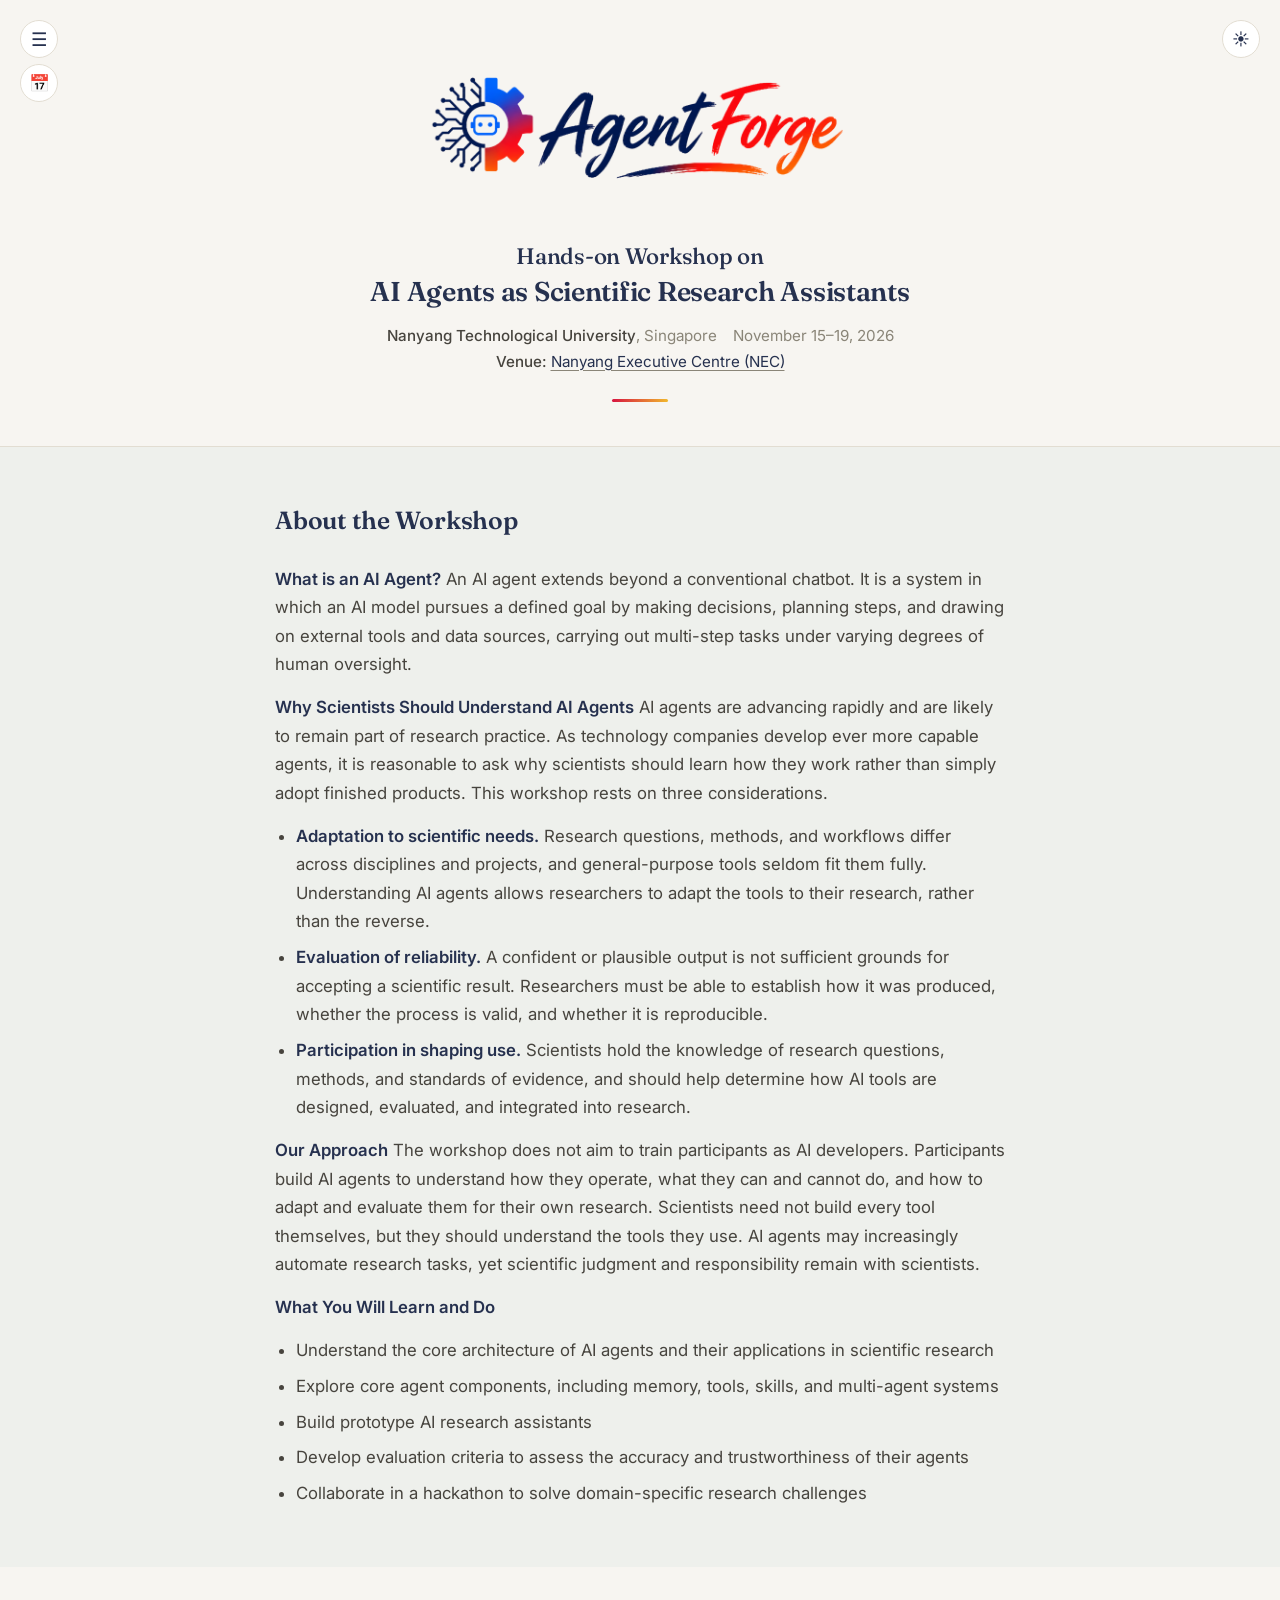
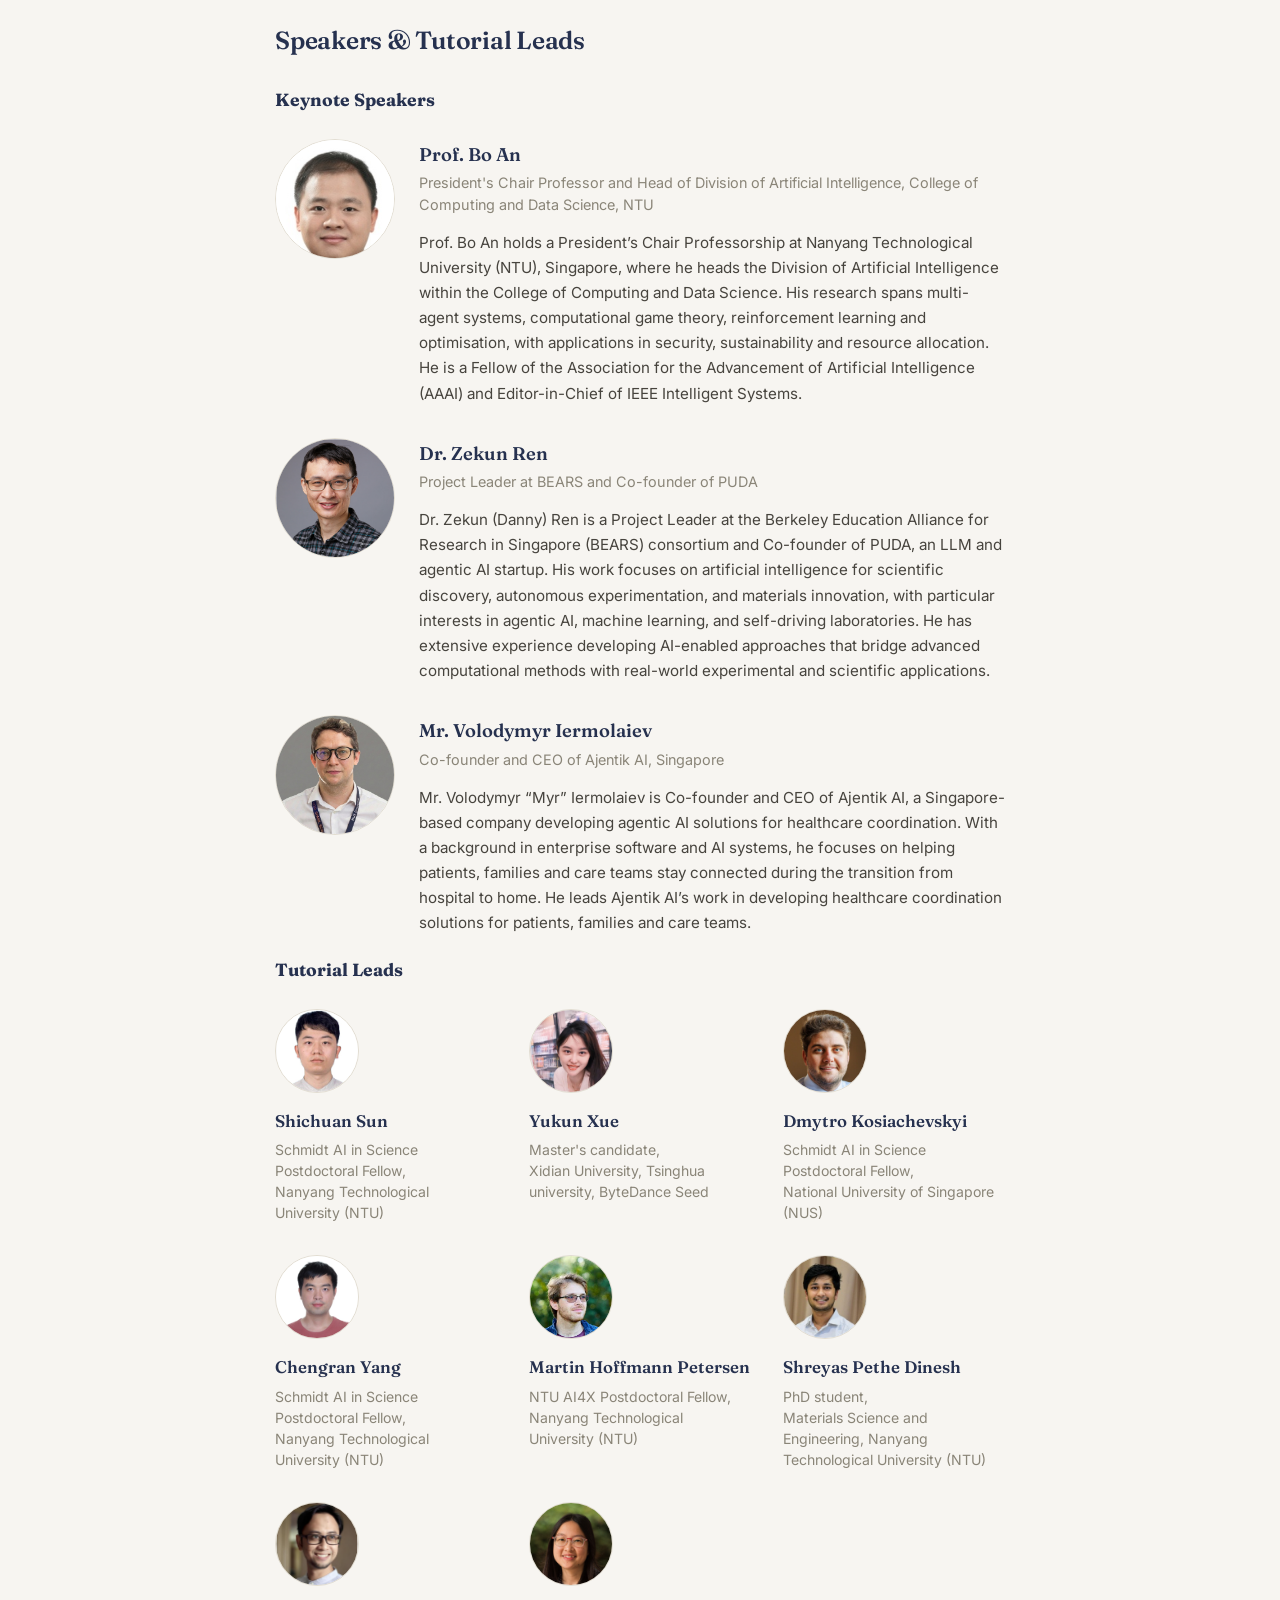
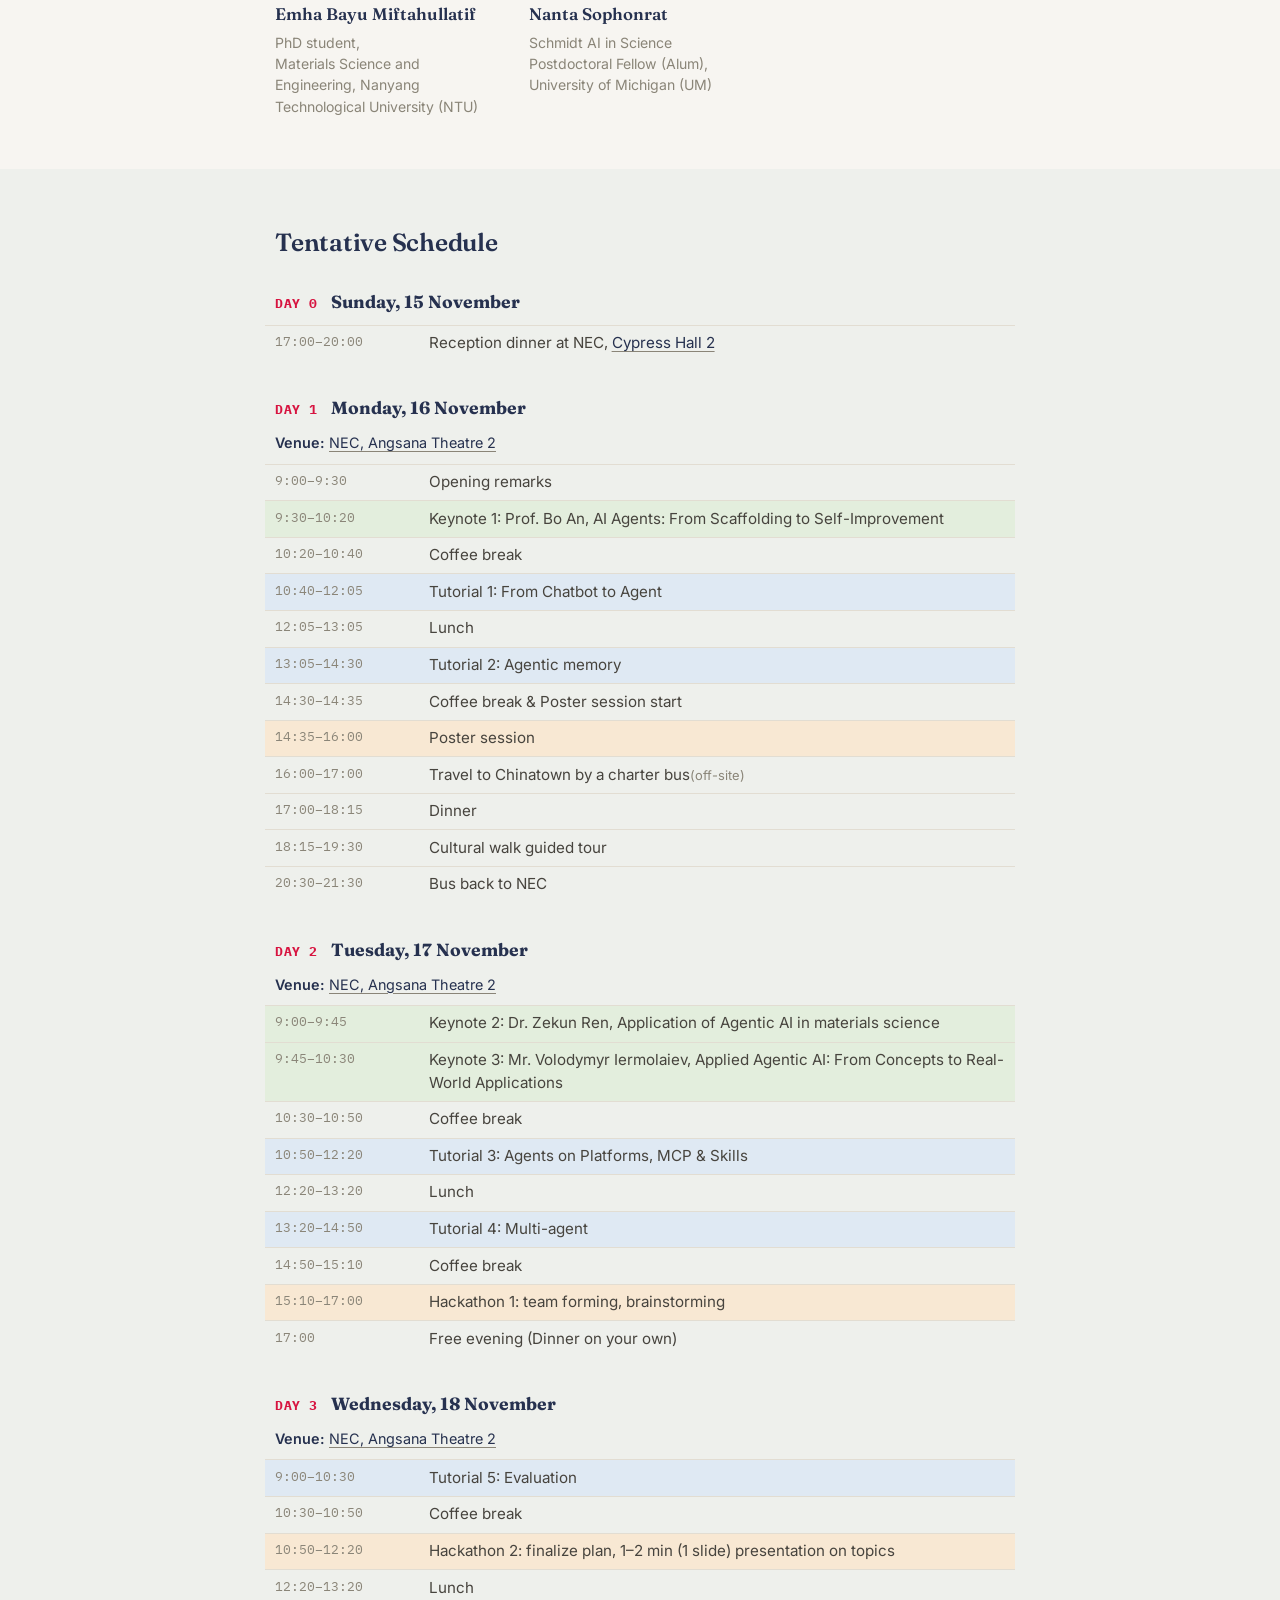
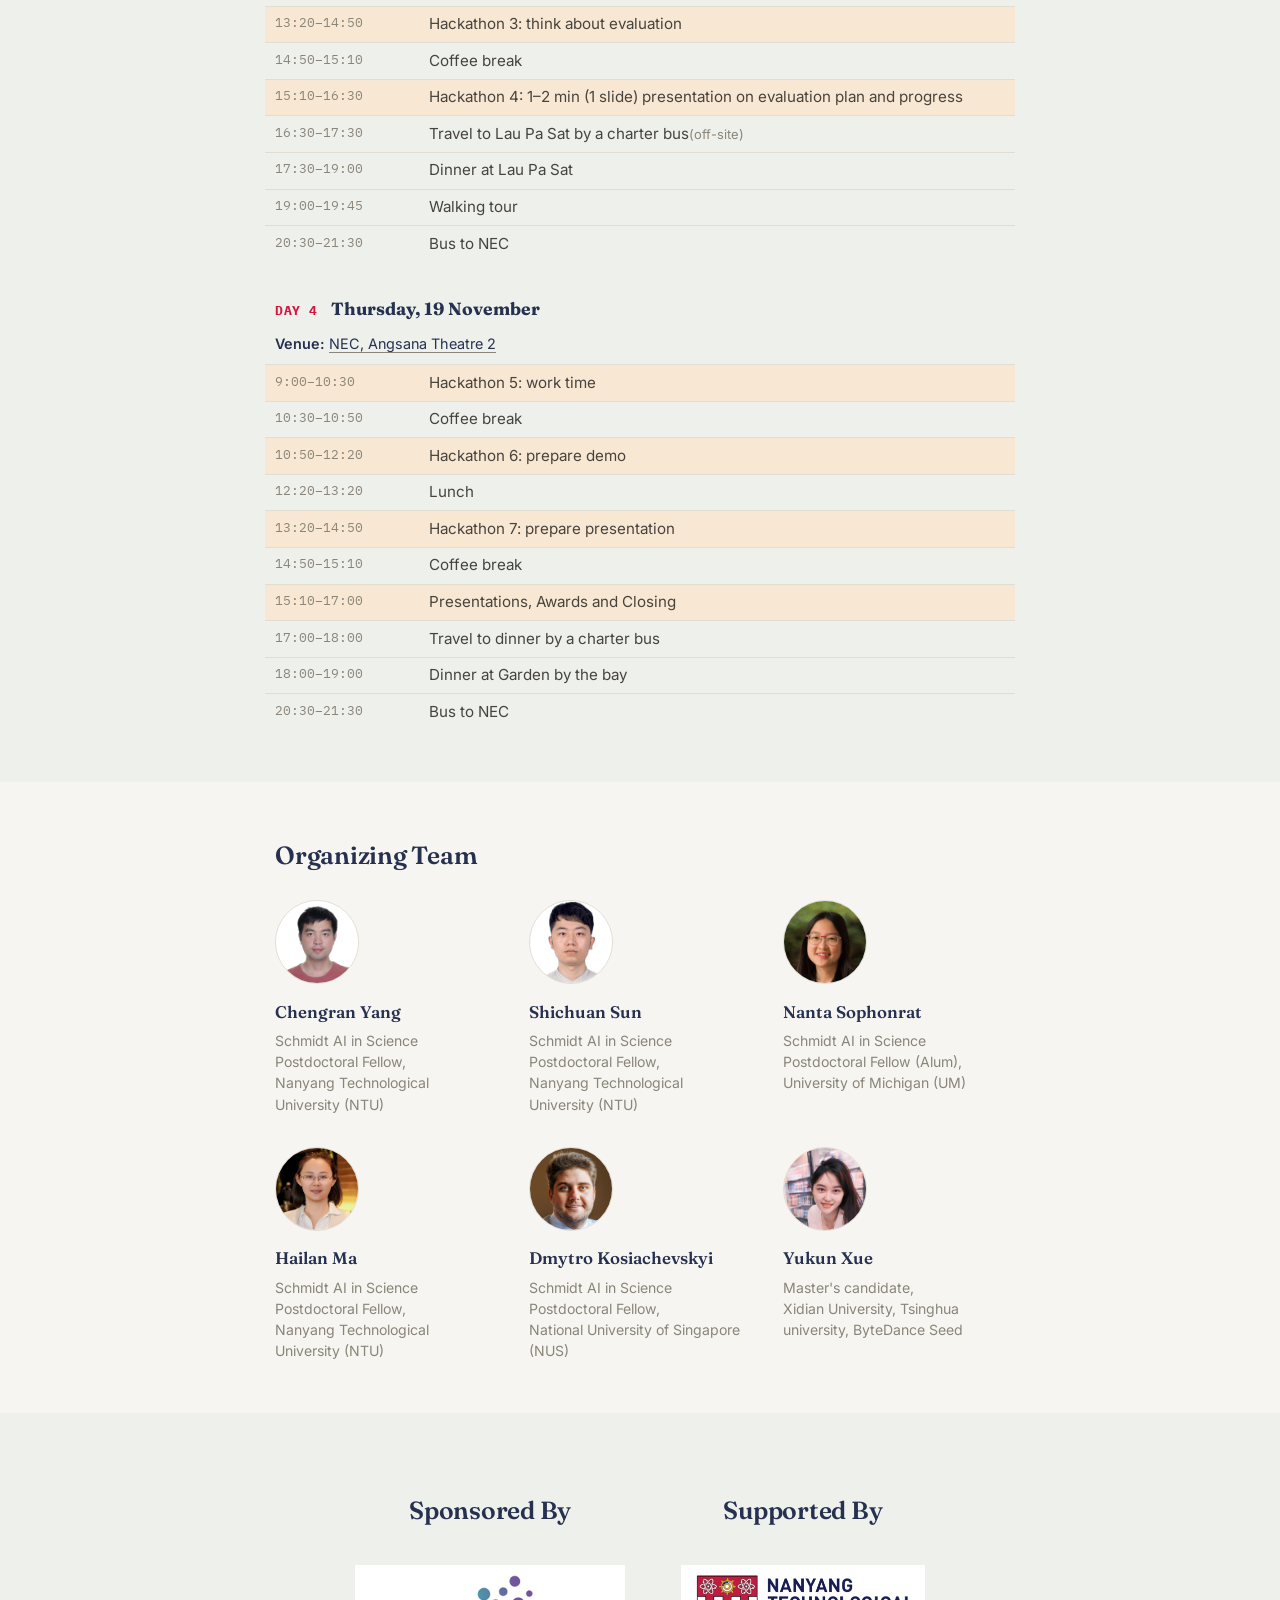
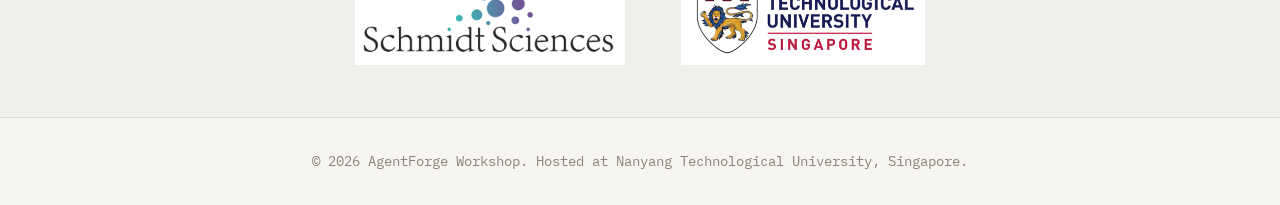
<file: index.html>
<!DOCTYPE html>
<html lang="en">
<head>
  <meta charset="UTF-8">
  <meta name="viewport" content="width=device-width, initial-scale=1.0">
  <title>AgentForge — Hands-on Workshop on AI Agents as Scientific Research Assistants</title>
  <link rel="preconnect" href="https://fonts.googleapis.com">
  <link rel="preconnect" href="https://fonts.gstatic.com" crossorigin>
  <link href="https://fonts.googleapis.com/css2?family=Fraunces:opsz,wght@9..144,500;9..144,600&family=Inter:wght@400;500;600&family=IBM+Plex+Mono:wght@500&display=swap" rel="stylesheet">
  <style>
    :root {
      --bg: #f7f5f1;
      --bg-panel: #ffffff;
      --bg-panel-alt: #eef0ec;
      --ink: #26314f;
      --text: #47443e;
      --text-light: #8a8578;
      --accent: #D71440;
      --accent-warm: #F1B82D;
      --border: #e2ddd2;
      --ev-keynote: #e3eedd;
      --ev-tutorial: #dfe9f3;
      --ev-hack: #f8e8d3;
      --max-width: 730px;
      --font-display: 'Fraunces', Georgia, serif;
      --font-body: 'Inter', 'Segoe UI', system-ui, -apple-system, sans-serif;
      --font-mono: 'IBM Plex Mono', ui-monospace, 'SFMono-Regular', monospace;
    }

    [data-theme="dark"] {
      --bg: #1b1e26;
      --bg-panel: #21252f;
      --bg-panel-alt: #262a35;
      --ink: #dbe1f0;
      --text: #c7c3ba;
      --text-light: #8b8779;
      --accent: #cf4b12;
      --accent-warm: #d99257;
      --border: #333748;
      --ev-keynote: #26382f;
      --ev-tutorial: #25344a;
      --ev-hack: #403329;
    }

    * { margin: 0; padding: 0; box-sizing: border-box; }

    body {
      font-family: var(--font-body);
      font-size: 1.05rem;
      color: var(--text);
      line-height: 1.7;
      background: var(--bg);
      transition: background 0.2s, color 0.2s;
    }

    .container {
      max-width: var(--max-width);
      margin: 0 auto;
    }

    h1, h2, h3 {
      font-family: var(--font-display);
      color: var(--ink);
    }

    /* ── Hero / Header ── */
    .hero {
      background: var(--bg);
      text-align: center;
      padding: 3.5rem 1.5rem 2.75rem;
      border-bottom: 1px solid var(--border);
    }
    .hero-inner {
      max-width: var(--max-width);
      margin: 0 auto;
    }
    .hero-mark {
      width: 100%;
      max-width: 480px;
      height: auto;
      margin-bottom: 1.75rem;
      border-radius: 12px;
    }
    .hero-mark-dark {
      display: none;
    }
    [data-theme="dark"] .hero-mark-light {
      display: none;
    }
    [data-theme="dark"] .hero-mark-dark {
      display: inline-block;
    }
    .hero h1 {
      font-size: 1.7rem;
      font-weight: 600;
      line-height: 1.3;
      letter-spacing: -0.01em;
      margin-bottom: 0.85rem;
    }
    .hero h1 .h1-lead {
      display: inline-block;
      font-size: 1.4rem;
      font-weight: 500;
      /* font-style: italic; */
      color: var(--font-display);
      margin-bottom: 0.2rem;
    }
    .hero .meta {
      display: flex;
      flex-wrap: wrap;
      justify-content: center;
      gap: 0.4rem 1rem;
      font-size: 0.95rem;
      color: var(--text-light);
    }
    .hero .meta strong {
      color: var(--text);
      font-weight: 500;
    }
    .hero-rule {
      height: 3px;
      width: 56px;
      margin: 1.5rem auto 0;
      background: linear-gradient(90deg, var(--accent), var(--accent-warm));
      border-radius: 2px;
    }

    /* ── Sections ── */
    section {
      padding: 3.25rem 1.5rem;
      background: var(--bg);
    }
    section:nth-child(even) {
      background: var(--bg-panel-alt);
    }

    h2 {
      font-size: 1.55rem;
      font-weight: 600;
      margin-bottom: 1.5rem;
      letter-spacing: -0.01em;
    }
    p + p, p + ul, ul + p { margin-top: 0.9rem; }
    ul { padding-left: 1.3rem; }
    li { margin-bottom: 0.45rem; }
    strong { color: var(--ink); font-weight: 600; }

    /* ── CTA Button ── */
    .cta {
      display: inline-block;
      margin-top: 1.75rem;
      padding: 0.8rem 1.9rem;
      background: var(--ink);
      color: var(--bg);
      text-decoration: none;
      border-radius: 4px;
      font-weight: 500;
      font-size: 0.95rem;
      letter-spacing: 0.01em;
      transition: background 0.2s, transform 0.2s;
    }
    .cta:hover {
      background: var(--accent);
      transform: translateY(-1px);
    }

    /* ── Schedule: day rail ── */
    .day-rail {
      margin-top: 1.5rem;
      border-left: 2px solid var(--border);
    }
    .day-row {
      position: relative;
      padding: 0 0 1.5rem 1.5rem;
    }
    .day-row:last-child {
      padding-bottom: 0;
    }
    .day-row::before {
      content: '';
      position: absolute;
      left: -6px;
      top: 0.35rem;
      width: 10px;
      height: 10px;
      border-radius: 50%;
      background: var(--accent);
      border: 2px solid var(--bg-panel-alt);
    }
    section:nth-child(odd) .day-row::before {
      border-color: var(--bg);
    }
    .day-label {
      font-family: var(--font-mono);
      font-size: 0.8rem;
      letter-spacing: 0.04em;
      color: var(--accent);
      display: inline-block;
      min-width: 6.5rem;
      margin-right: 0.5rem;
    }
    .day-desc {
      color: var(--text);
    }

    /* ── Schedule: daily agenda ── */
    .schedule-days { margin-top: 1.5rem; display: grid; gap: 2rem; }
    .schedule-day h3 { font-size: 1.1rem; margin-bottom: 0.5rem; }
    .schedule-day .day-label { min-width: 0; margin-right: 0.6rem; }
    .agenda { width: calc(100% + 1.2rem); margin-left: -0.6rem; border-collapse: collapse; font-size: 0.95rem; }
    .agenda td { padding: 0.4rem 0; border-top: 1px solid var(--border); vertical-align: top; line-height: 1.5; }
    .agenda td.time { width: 9rem; padding-right: 1rem; font-family: var(--font-mono); font-size: 0.82rem; color: var(--text-light); white-space: nowrap; }
    .agenda tr.ev-keynote { background: var(--ev-keynote); }
    .agenda tr.ev-tutorial { background: var(--ev-tutorial); }
    .agenda tr.ev-hack { background: var(--ev-hack); }
    .agenda td { padding-left: 0.6rem; padding-right: 0.6rem; }
    .agenda td.time { padding-right: 0.6rem; width: 9.6rem; }

    /* ── Team Grid ── */
    .team-grid {
      display: grid;
      grid-template-columns: repeat(auto-fill, minmax(190px, 1fr));
      gap: 2rem;
      margin-top: 1.5rem;
    }
    .team-member {
      text-align: left;
    }
    .team-member .avatar {
      width: 84px;
      height: 84px;
      border-radius: 50%;
      background: var(--bg-panel);
      border: 1px solid var(--border);
      margin-bottom: 0.85rem;
      display: flex;
      align-items: center;
      justify-content: center;
      color: var(--text-light);
      font-size: 0.75rem;
      overflow: hidden;
    }
    .team-member .avatar img {
      width: 100%;
      height: 100%;
      object-fit: cover;
    }
    .team-member h3 {
      font-size: 1.05rem;
      font-weight: 600;
      margin-bottom: 0.25rem;
    }
    .team-member p {
      font-size: 0.88rem;
      color: var(--text-light);
      line-height: 1.5;
    }

    /* ── Keynote Speakers ── */
    .keynote-list {
      display: grid;
      gap: 2rem;
      margin-top: 1.5rem;
    }
    .keynote {
      display: grid;
      grid-template-columns: 120px 1fr;
      gap: 1.5rem;
      align-items: start;
    }
    .keynote img {
      width: 120px;
      height: 120px;
      border-radius: 50%;
      object-fit: cover;
      object-position: center top;
      border: 1px solid var(--border);
      background: var(--bg-panel);
    }
    .keynote h3 {
      font-size: 1.15rem;
      font-weight: 600;
      margin-bottom: 0.15rem;
    }
    .keynote .role {
      font-size: 0.9rem;
      color: var(--text-light);
      line-height: 1.5;
      margin-bottom: 0.6rem;
    }
    .keynote .bio {
      font-size: 0.95rem;
      line-height: 1.65;
    }

    .venue-note { font-size: 0.95rem; margin-bottom: 0.5rem; }
    .day-venue { font-size: 0.9rem; color: var(--text-light); margin: 0 0 0.5rem; }
    a[href="venue.html"], .hero .meta a { color: var(--ink); text-decoration: underline; text-decoration-color: var(--text-light); text-underline-offset: 3px; transition: color 0.2s, text-decoration-color 0.2s; }
    a[href="venue.html"]:hover, .hero .meta a:hover { color: var(--accent); text-decoration-color: var(--accent); }
    .offsite { color: var(--text-light); font-size: 0.85em; }

    .subhead { font-size: 1.1rem; margin-top: 1.25rem; }
    .tutorial-tba { margin-top: 2rem; }

    /* ── Dark Mode Toggle ── */
    #theme-toggle {
      position: fixed;
      top: 1.25rem;
      right: 1.25rem;
      z-index: 100;
      background: var(--bg-panel);
      color: var(--ink);
      border: 1px solid var(--border);
      border-radius: 999px;
      width: 2.4rem;
      height: 2.4rem;
      display: flex;
      align-items: center;
      justify-content: center;
      font-size: 1.05rem;
      cursor: pointer;
      font-family: inherit;
      transition: background 0.2s, color 0.2s, border-color 0.2s;
    }
    #theme-toggle:hover {
      border-color: var(--accent);
    }
    #theme-toggle:focus-visible,
    a:focus-visible,
    .cta:focus-visible {
      outline: 2px solid var(--accent);
      outline-offset: 2px;
    }

    /* ── Nav menu ── */
    html { scroll-behavior: smooth; }
    #menu-toggle {
      position: fixed; top: 1.25rem; left: 1.25rem; z-index: 100;
      background: var(--bg-panel); color: var(--ink);
      border: 1px solid var(--border); border-radius: 999px;
      width: 2.4rem; height: 2.4rem; display: flex; align-items: center; justify-content: center;
      font-size: 1.15rem; line-height: 1; cursor: pointer; font-family: inherit;
      transition: background 0.2s, color 0.2s, border-color 0.2s;
    }
    #menu-toggle:hover, #menu-toggle[aria-expanded="true"] { border-color: var(--accent); }
    #menu-toggle:focus-visible { outline: 2px solid var(--accent); outline-offset: 2px; }
    #schedule-link {
      position: fixed; top: 4rem; left: 1.25rem; z-index: 99;
      background: var(--bg-panel); color: var(--ink); text-decoration: none;
      border: 1px solid var(--border); border-radius: 999px;
      width: 2.4rem; height: 2.4rem; display: flex; align-items: center; justify-content: center;
      font-size: 1.05rem; line-height: 1;
      transition: background 0.2s, color 0.2s, border-color 0.2s;
    }
    #schedule-link:hover { border-color: var(--accent); }
    #schedule-link:focus-visible { outline: 2px solid var(--accent); outline-offset: 2px; }
    #site-menu {
      position: fixed; top: 4rem; left: 1.25rem; z-index: 100; min-width: 11rem;
      background: var(--bg-panel); border: 1px solid var(--border); border-radius: 8px;
      padding: 0.4rem; box-shadow: 0 6px 20px rgba(0,0,0,0.12);
    }
    #site-menu[hidden] { display: none; }
    #site-menu a {
      display: block; padding: 0.45rem 0.8rem; border-radius: 5px;
      color: var(--ink); text-decoration: none; font-size: 0.95rem; line-height: 1.4;
    }
    #site-menu a:hover, #site-menu a:focus-visible { background: var(--bg-panel-alt); color: var(--accent); outline: none; }
    @media (prefers-reduced-motion: reduce) { html { scroll-behavior: auto; } }

    /* ── Sponsors ── */
    .sponsors {
      text-align: center;
    }
    .sponsors-grid {
      display: flex;
      justify-content: center;
      gap: 3.5rem;
      flex-wrap: wrap;
      margin-top: 1.5rem;
      align-items: flex-start;
    }
    .sponsors img {
      max-height: 100px;
      margin-top: 0.6rem;
      vertical-align: middle;
      filter: grayscale(0.15);
    }

    /* ── Footer ── */
    footer {
      text-align: center;
      padding: 2rem 1.5rem;
      font-size: 0.85rem;
      font-family: var(--font-mono);
      color: var(--text-light);
      border-top: 1px solid var(--border);
      background: var(--bg);
    }

    /* ── Responsive ── */
    @media (max-width: 640px) {
      .hero h1 { font-size: 1.4rem; }
      .hero h1 .h1-lead { font-size: 0.9rem; }
      .team-grid { grid-template-columns: repeat(2, 1fr); }
      .keynote { grid-template-columns: 1fr; gap: 1rem; }
      .agenda td.time { width: 7.5rem; padding-right: 0.5rem; }
      .keynote img { width: 96px; height: 96px; }
    }

    @media (prefers-reduced-motion: reduce) {
      * { transition: none !important; }
    }
  </style>
</head>
<body>

  <button id="menu-toggle" aria-label="Open menu" aria-expanded="false" aria-controls="site-menu">☰</button>
  <nav id="site-menu" aria-label="Site sections" hidden>
    <a href="#about">About</a>
    <a href="#speakers">Speakers</a>
    <a href="#schedule">Schedule</a>
    <a href="#team">Team</a>
    <a href="#sponsors">Sponsors</a>
    <a href="venue.html">Venue</a>
  </nav>

  <a id="schedule-link" href="#schedule" aria-label="Jump to schedule" title="Schedule">📅</a>

  <button id="theme-toggle" aria-label="Toggle dark mode">☀</button>

  <!-- ════════════════════════════════════════════
       1. HERO / HEADER
       ════════════════════════════════════════════ -->
  <header class="hero">
    <div class="hero-inner">
      <img src="assets/AgentForge_logo_v8_final_red_colorful_gear_nobg.png" alt="AgentForge" class="hero-mark hero-mark-light">
      <img src="assets/AgentForge_logo_v8_final_for_darkmode_nobg.png" alt="AgentForge" class="hero-mark hero-mark-dark">
      <h1><span class="h1-lead">Hands-on Workshop on</span><br>AI Agents as Scientific Research Assistants</h1>
      <div class="meta">
        <span><strong>Nanyang Technological University</strong>, Singapore</span>
        <span>November 15–19, 2026</span>
      </div>
      <div class="meta">
        <span><strong>Venue:</strong> <a href="venue.html">Nanyang Executive Centre (NEC)</a></span>
      </div>
      <div class="hero-rule"></div>
    </div>
  </header>

  <!-- ════════════════════════════════════════════
       2. ABOUT / OVERVIEW
       ════════════════════════════════════════════ -->
  <section id="about">
    <div class="container">
      <h2>About the Workshop</h2>

      <p><strong>What is an AI Agent?</strong>
        An AI agent extends beyond a conventional chatbot. It is a system in which an AI model pursues a defined goal by making decisions, planning steps, and drawing on external tools and data sources, carrying out multi-step tasks under varying degrees of human oversight.</p>

      <p><strong>Why Scientists Should Understand AI Agents</strong>
        AI agents are advancing rapidly and are likely to remain part of research practice. As technology companies develop ever more capable agents, it is reasonable to ask why scientists should learn how they work rather than simply adopt finished products. This workshop rests on three considerations.</p>
      <ul>
        <li><strong>Adaptation to scientific needs.</strong> Research questions, methods, and workflows differ across disciplines and projects, and general-purpose tools seldom fit them fully. Understanding AI agents allows researchers to adapt the tools to their research, rather than the reverse.</li>
        <li><strong>Evaluation of reliability.</strong> A confident or plausible output is not sufficient grounds for accepting a scientific result. Researchers must be able to establish how it was produced, whether the process is valid, and whether it is reproducible.</li>
        <li><strong>Participation in shaping use.</strong> Scientists hold the knowledge of research questions, methods, and standards of evidence, and should help determine how AI tools are designed, evaluated, and integrated into research.</li>
      </ul>

      <p><strong>Our Approach</strong>
        The workshop does not aim to train participants as AI developers. Participants build AI agents to understand how they operate, what they can and cannot do, and how to adapt and evaluate them for their own research. Scientists need not build every tool themselves, but they should understand the tools they use. AI agents may increasingly automate research tasks, yet scientific judgment and responsibility remain with scientists.</p>

      <p><strong>What You Will Learn and Do</strong></p>
      <ul>
        <li>Understand the core architecture of AI agents and their applications in scientific research</li>
        <li>Explore core agent components, including memory, tools, skills, and multi-agent systems</li>
        <li>Build prototype AI research assistants</li>
        <li>Develop evaluation criteria to assess the accuracy and trustworthiness of their agents</li>
        <li>Collaborate in a hackathon to solve domain-specific research challenges</li>
      </ul>

      <!-- <a href="https://github.com/AgentForgeWorkshop" class="cta" target="_blank" rel="noopener noreferrer">View on GitHub</a> -->
    </div>
  </section>

  <!-- ════════════════════════════════════════════
       3. SPEAKERS & TUTORIAL LEADS
       ════════════════════════════════════════════ -->
  <section id="speakers">
    <div class="container">
      <h2>Speakers &amp; Tutorial Leads</h2>
      <h3 class="subhead">Keynote Speakers</h3>
      <div class="keynote-list">
        <article class="keynote">
          <img src="assets/Keynotes_photos/BoAn.jpg" alt="Portrait of Prof. Bo An" loading="lazy">
          <div>
            <h3>Prof. Bo An</h3>
            <p class="role">President's Chair Professor and Head of Division of Artificial Intelligence, College of Computing and Data Science, NTU</p>
            <p class="bio">Prof. Bo An holds a President’s Chair Professorship at Nanyang Technological University (NTU), Singapore, where he heads the Division of Artificial Intelligence within the College of Computing and Data Science. His research spans multi-agent systems, computational game theory, reinforcement learning and optimisation, with applications in security, sustainability and resource allocation. He is a Fellow of the Association for the Advancement of Artificial Intelligence (AAAI) and Editor-in-Chief of IEEE Intelligent Systems.</p>
          </div>
        </article>
        <article class="keynote">
          <img src="assets/Keynotes_photos/ZekunRen.png" alt="Portrait of Dr. Zekun Ren" loading="lazy">
          <div>
            <h3>Dr. Zekun Ren</h3>
            <p class="role">Project Leader at BEARS and Co-founder of PUDA</p>
            <p class="bio">Dr. Zekun (Danny) Ren is a Project Leader at the Berkeley Education Alliance for Research in Singapore (BEARS) consortium and Co-founder of PUDA, an LLM and agentic AI startup. His work focuses on artificial intelligence for scientific discovery, autonomous experimentation, and materials innovation, with particular interests in agentic AI, machine learning, and self-driving laboratories. He has extensive experience developing AI-enabled approaches that bridge advanced computational methods with real-world experimental and scientific applications.</p>
          </div>
        </article>
        <article class="keynote">
          <img src="assets/Keynotes_photos/Volodymyr_Iermolaiev.jpeg" alt="Portrait of Mr. Volodymyr Iermolaiev" loading="lazy">
          <div>
            <h3>Mr. Volodymyr Iermolaiev</h3>
            <p class="role">Co-founder and CEO of Ajentik AI, Singapore</p>
            <p class="bio">Mr. Volodymyr “Myr” Iermolaiev is Co-founder and CEO of Ajentik AI, a Singapore-based company developing agentic AI solutions for healthcare coordination. With a background in enterprise software and AI systems, he focuses on helping patients, families and care teams stay connected during the transition from hospital to home. He leads Ajentik AI’s work in developing healthcare coordination solutions for patients, families and care teams.</p>
          </div>
        </article>
      </div>

      <h3 class="subhead">Tutorial Leads</h3>
      <div class="team-grid">
        <div class="team-member">
          <div class="avatar"><img src="assets/Tutorial_lead_organizers_photos/Shichuan.jpg" alt="Portrait of Shichuan Sun" loading="lazy"></div>
          <h3>Shichuan Sun</h3>
          <p>Schmidt AI in Science Postdoctoral Fellow, <br> Nanyang Technological University (NTU)</p>
        </div>
        <div class="team-member">
          <div class="avatar"><img src="assets/Tutorial_lead_organizers_photos/Yukun_400.jpg" alt="Portrait of Yukun Xue" loading="lazy"></div>
          <h3>Yukun Xue</h3>
          <p>Master's candidate, <br> Xidian University, Tsinghua university, ByteDance Seed</p>
        </div>
        <div class="team-member">
          <div class="avatar"><img src="assets/Tutorial_lead_organizers_photos/Dmytro_400.jpg" alt="Portrait of Dmytro Kosiachevskyi" loading="lazy"></div>
          <h3>Dmytro Kosiachevskyi</h3>
          <p>Schmidt AI in Science Postdoctoral Fellow, <br> National University of Singapore (NUS)</p>
        </div>
        <div class="team-member">
          <div class="avatar"><img src="assets/Tutorial_lead_organizers_photos/Chengran.jpg" alt="Portrait of Chengran Yang" loading="lazy"></div>
          <h3>Chengran Yang</h3>
          <p>Schmidt AI in Science Postdoctoral Fellow, <br> Nanyang Technological University (NTU)</p>
        </div>
        <div class="team-member">
          <div class="avatar"><img src="assets/Tutorial_lead_organizers_photos/Martin.jpg" alt="Portrait of Martin Hoffmann Petersen" loading="lazy"></div>
          <h3>Martin Hoffmann Petersen</h3>
          <p>NTU AI4X Postdoctoral Fellow, <br> Nanyang Technological University (NTU)</p>
        </div>
        <div class="team-member">
          <div class="avatar"><img src="assets/Tutorial_lead_organizers_photos/Shreyas.jpg" alt="Portrait of Shreyas Pethe Dinesh" loading="lazy"></div>
          <h3>Shreyas Pethe Dinesh</h3>
          <p>PhD student, <br> Materials Science and Engineering, Nanyang Technological University (NTU)</p>
        </div>
        <div class="team-member">
          <div class="avatar"><img src="assets/Tutorial_lead_organizers_photos/Emha.png" alt="Portrait of Emha Bayu Miftahullatif" loading="lazy"></div>
          <h3>Emha Bayu Miftahullatif</h3>
          <p>PhD student, <br> Materials Science and Engineering, Nanyang Technological University (NTU)</p>
        </div>
        <div class="team-member">
          <div class="avatar"><img src="assets/Tutorial_lead_organizers_photos/Nanta_400.jpg" alt="Portrait of Nanta Sophonrat" loading="lazy"></div>
          <h3>Nanta Sophonrat</h3>
          <p>Schmidt AI in Science Postdoctoral Fellow (Alum), University of Michigan (UM)</p>
        </div>
      </div>
    </div>
  </section>

  <!-- ════════════════════════════════════════════
       4. TENTATIVE SCHEDULE
       ════════════════════════════════════════════ -->
  <section id="schedule">
    <div class="container">
      <h2>Tentative Schedule</h2>
      
      <div class="schedule-days">
        <div class="schedule-day">
          <h3><span class="day-label">DAY 0</span> Sunday, 15 November</h3>
          <table class="agenda">
            <tr><td class="time">17:00–20:00</td><td>Reception dinner at NEC, <a href="venue.html">Cypress Hall 2</a></td></tr>
          </table>
        </div>
        <div class="schedule-day">
          <h3><span class="day-label">DAY 1</span> Monday, 16 November</h3>
          <p class="day-venue"><strong>Venue:</strong> <a href="venue.html">NEC, Angsana Theatre 2</a></p>
          <table class="agenda">
            <tr><td class="time">9:00–9:30</td><td>Opening remarks</td></tr>
            <tr class="ev-keynote"><td class="time">9:30–10:20</td><td>Keynote 1: Prof. Bo An, AI Agents: From Scaffolding to Self-Improvement</td></tr>
            <tr><td class="time">10:20–10:40</td><td>Coffee break</td></tr>
            <tr class="ev-tutorial"><td class="time">10:40–12:05</td><td>Tutorial 1: From Chatbot to Agent</td></tr>
            <tr><td class="time">12:05–13:05</td><td>Lunch</td></tr>
            <tr class="ev-tutorial"><td class="time">13:05–14:30</td><td>Tutorial 2: Agentic memory</td></tr>
            <tr><td class="time">14:30–14:35</td><td>Coffee break &amp; Poster session start</td></tr>
            <tr class="ev-hack"><td class="time">14:35–16:00</td><td>Poster session</td></tr>
            <tr><td class="time">16:00–17:00</td><td>Travel to Chinatown by a charter bus<span class="offsite">(off-site)</span></td></tr>
            <tr><td class="time">17:00–18:15</td><td>Dinner</td></tr>
            <tr><td class="time">18:15–19:30</td><td>Cultural walk guided tour</td></tr>
            <tr><td class="time">20:30–21:30</td><td>Bus back to NEC</td></tr>
          </table>
        </div>
        <div class="schedule-day">
          <h3><span class="day-label">DAY 2</span> Tuesday, 17 November</h3>
          <p class="day-venue"><strong>Venue:</strong> <a href="venue.html">NEC, Angsana Theatre 2</a></p>
          <table class="agenda">
            <tr class="ev-keynote"><td class="time">9:00–9:45</td><td>Keynote 2: Dr. Zekun Ren, Application of Agentic AI in materials science</td></tr>
            <tr class="ev-keynote"><td class="time">9:45–10:30</td><td>Keynote 3: Mr. Volodymyr Iermolaiev, Applied Agentic AI: From Concepts to Real-World Applications</td></tr>
            <tr><td class="time">10:30–10:50</td><td>Coffee break</td></tr>
            <tr class="ev-tutorial"><td class="time">10:50–12:20</td><td>Tutorial 3: Agents on Platforms, MCP &amp; Skills</td></tr>
            <tr><td class="time">12:20–13:20</td><td>Lunch</td></tr>
            <tr class="ev-tutorial"><td class="time">13:20–14:50</td><td>Tutorial 4: Multi-agent</td></tr>
            <tr><td class="time">14:50–15:10</td><td>Coffee break</td></tr>
            <tr class="ev-hack"><td class="time">15:10–17:00</td><td>Hackathon 1: team forming, brainstorming</td></tr>
            <tr><td class="time">17:00</td><td> Free evening (Dinner on your own)</td></tr>
          </table>
        </div>
        <div class="schedule-day">
          <h3><span class="day-label">DAY 3</span> Wednesday, 18 November</h3>
          <p class="day-venue"><strong>Venue:</strong> <a href="venue.html">NEC, Angsana Theatre 2</a></p>
          <table class="agenda">
            <tr class="ev-tutorial"><td class="time">9:00–10:30</td><td>Tutorial 5: Evaluation</td></tr>
            <tr><td class="time">10:30–10:50</td><td>Coffee break</td></tr>
            <tr class="ev-hack"><td class="time">10:50–12:20</td><td>Hackathon 2: finalize plan, 1–2 min (1 slide) presentation on topics</td></tr>
            <tr><td class="time">12:20–13:20</td><td>Lunch</td></tr>
            <tr class="ev-hack"><td class="time">13:20–14:50</td><td>Hackathon 3: think about evaluation</td></tr>
            <tr><td class="time">14:50–15:10</td><td>Coffee break</td></tr>
            <tr class="ev-hack"><td class="time">15:10–16:30</td><td>Hackathon 4: 1–2 min (1 slide) presentation on evaluation plan and progress</td></tr>
            <tr><td class="time">16:30–17:30</td><td>Travel to Lau Pa Sat by a charter bus<span class="offsite">(off-site)</span></td></tr>
            <tr><td class="time">17:30–19:00</td><td>Dinner at Lau Pa Sat</td></tr>
            <tr><td class="time">19:00–19:45</td><td>Walking tour</td></tr>
            <tr><td class="time">20:30–21:30</td><td>Bus to NEC</td></tr>
          </table>
        </div>
        <div class="schedule-day">
          <h3><span class="day-label">DAY 4</span> Thursday, 19 November</h3>
          <p class="day-venue"><strong>Venue:</strong> <a href="venue.html">NEC, Angsana Theatre 2</a></p>
          <table class="agenda">
            <tr class="ev-hack"><td class="time">9:00–10:30</td><td>Hackathon 5: work time</td></tr>
            <tr><td class="time">10:30–10:50</td><td>Coffee break</td></tr>
            <tr class="ev-hack"><td class="time">10:50–12:20</td><td>Hackathon 6: prepare demo</td></tr>
            <tr><td class="time">12:20–13:20</td><td>Lunch</td></tr>
            <tr class="ev-hack"><td class="time">13:20–14:50</td><td>Hackathon 7: prepare presentation</td></tr>
            <tr><td class="time">14:50–15:10</td><td>Coffee break</td></tr>
            <tr class="ev-hack"><td class="time">15:10–17:00</td><td>Presentations, Awards and Closing</td></tr>
            <tr><td class="time">17:00–18:00</td><td>Travel to dinner by a charter bus</td></tr>
            <tr><td class="time">18:00–19:00</td><td>Dinner at Garden by the bay</td></tr>
            <tr><td class="time">20:30–21:30</td><td>Bus to NEC</td></tr>
          </table>
        </div>
      </div>
    </div>
  </section>

  <!-- ════════════════════════════════════════════
       5. ORGANIZING TEAM
       ════════════════════════════════════════════ -->
  <section id="team">
    <div class="container">
      <h2>Organizing Team</h2>
      <div class="team-grid">
        <div class="team-member">
          <div class="avatar"><img src="assets/Tutorial_lead_organizers_photos/Chengran.jpg" alt="Portrait of Chengran Yang" loading="lazy"></div>
          <h3>Chengran Yang</h3>
          <p>Schmidt AI in Science Postdoctoral Fellow, <br> Nanyang Technological University (NTU)</p>
        </div>
        <div class="team-member">
          <div class="avatar"><img src="assets/Tutorial_lead_organizers_photos/Shichuan.jpg" alt="Portrait of Shichuan Sun" loading="lazy"></div>
          <h3>Shichuan Sun</h3>
          <p>Schmidt AI in Science Postdoctoral Fellow, <br> Nanyang Technological University (NTU)</p>
        </div>
        <div class="team-member">
          <div class="avatar"><img src="assets/Tutorial_lead_organizers_photos/Nanta_400.jpg" alt="Portrait of Nanta Sophonrat" loading="lazy"></div>
          <h3>Nanta Sophonrat</h3>
          <p>Schmidt AI in Science Postdoctoral Fellow (Alum), University of Michigan (UM)</p>
        </div>
        <div class="team-member">
          <div class="avatar"><img src="assets/Tutorial_lead_organizers_photos/Hailan_400.jpg" alt="Portrait of Hailan Ma" loading="lazy"></div>
          <h3>Hailan Ma</h3>
          <p>Schmidt AI in Science Postdoctoral Fellow, <br> Nanyang Technological University (NTU)</p>
        </div>
        <div class="team-member">
          <div class="avatar"><img src="assets/Tutorial_lead_organizers_photos/Dmytro_400.jpg" alt="Portrait of Dmytro Kosiachevskyi" loading="lazy"></div>
          <h3>Dmytro Kosiachevskyi</h3>
          <p>Schmidt AI in Science Postdoctoral Fellow, <br> National University of Singapore (NUS)</p>
        </div>
        <div class="team-member">
          <div class="avatar"><img src="assets/Tutorial_lead_organizers_photos/Yukun_400.jpg" alt="Portrait of Yukun Xue" loading="lazy"></div>
          <h3>Yukun Xue</h3>
          <p>Master's candidate, <br> Xidian University, Tsinghua university, ByteDance Seed</p>
        </div>
      </div>
    </div>
  </section>

  <!-- ════════════════════════════════════════════
       6. SPONSORS
       ════════════════════════════════════════════ -->
  <section id="sponsors">
    <div class="container sponsors">
      <div class="sponsors-grid">
        <div class="sponsor-col">
          <h2>Sponsored By</h2>
          <div>
            <a href="https://www.schmidtsciences.org/" target="_blank" rel="noopener noreferrer">
            <img src="assets/schmidt-logo.png" alt="Schmidt Sciences"></a></div>
        </div>
        <div class="sponsor-col">
          <h2>Supported By</h2>
          <div>
            <a href="https://www.ntu.edu.sg/" target="_blank" rel="noopener noreferrer">
            <img src="assets/ntu-logo.png" alt="Nanyang Technological University"></a></div>
        </div>
      </div>
    </div>
  </section>

  <!-- ════════════════════════════════════════════
       FOOTER
       ════════════════════════════════════════════ -->
  <footer>
    <p>&copy; 2026 AgentForge Workshop. Hosted at Nanyang Technological University, Singapore.</p>
  </footer>


  <script>
    const toggle = document.getElementById('theme-toggle');
    const stored = localStorage.getItem('theme');
    const isDark = stored === 'dark';

    if (isDark) {
      document.body.setAttribute('data-theme', 'dark');
      toggle.textContent = '☾';
    }

    toggle.addEventListener('click', () => {
      const current = document.body.getAttribute('data-theme');
      if (current === 'dark') {
        document.body.removeAttribute('data-theme');
        toggle.textContent = '☀';
        localStorage.setItem('theme', 'light');
      } else {
        document.body.setAttribute('data-theme', 'dark');
        toggle.textContent = '☾';
        localStorage.setItem('theme', 'dark');
      }
    });
    const menuBtn = document.getElementById('menu-toggle');
    const menu = document.getElementById('site-menu');
    function setMenu(open) {
      menu.hidden = !open;
      menuBtn.setAttribute('aria-expanded', String(open));
      menuBtn.textContent = open ? '✕' : '☰';
    }
    menuBtn.addEventListener('click', () => setMenu(menu.hidden));
    menu.addEventListener('click', e => { if (e.target.tagName === 'A') setMenu(false); });
    document.addEventListener('click', e => { if (!menu.hidden && !menu.contains(e.target) && e.target !== menuBtn) setMenu(false); });
    document.addEventListener('keydown', e => { if (e.key === 'Escape' && !menu.hidden) { setMenu(false); menuBtn.focus(); } });
  </script>

</body>
</html>
</file>
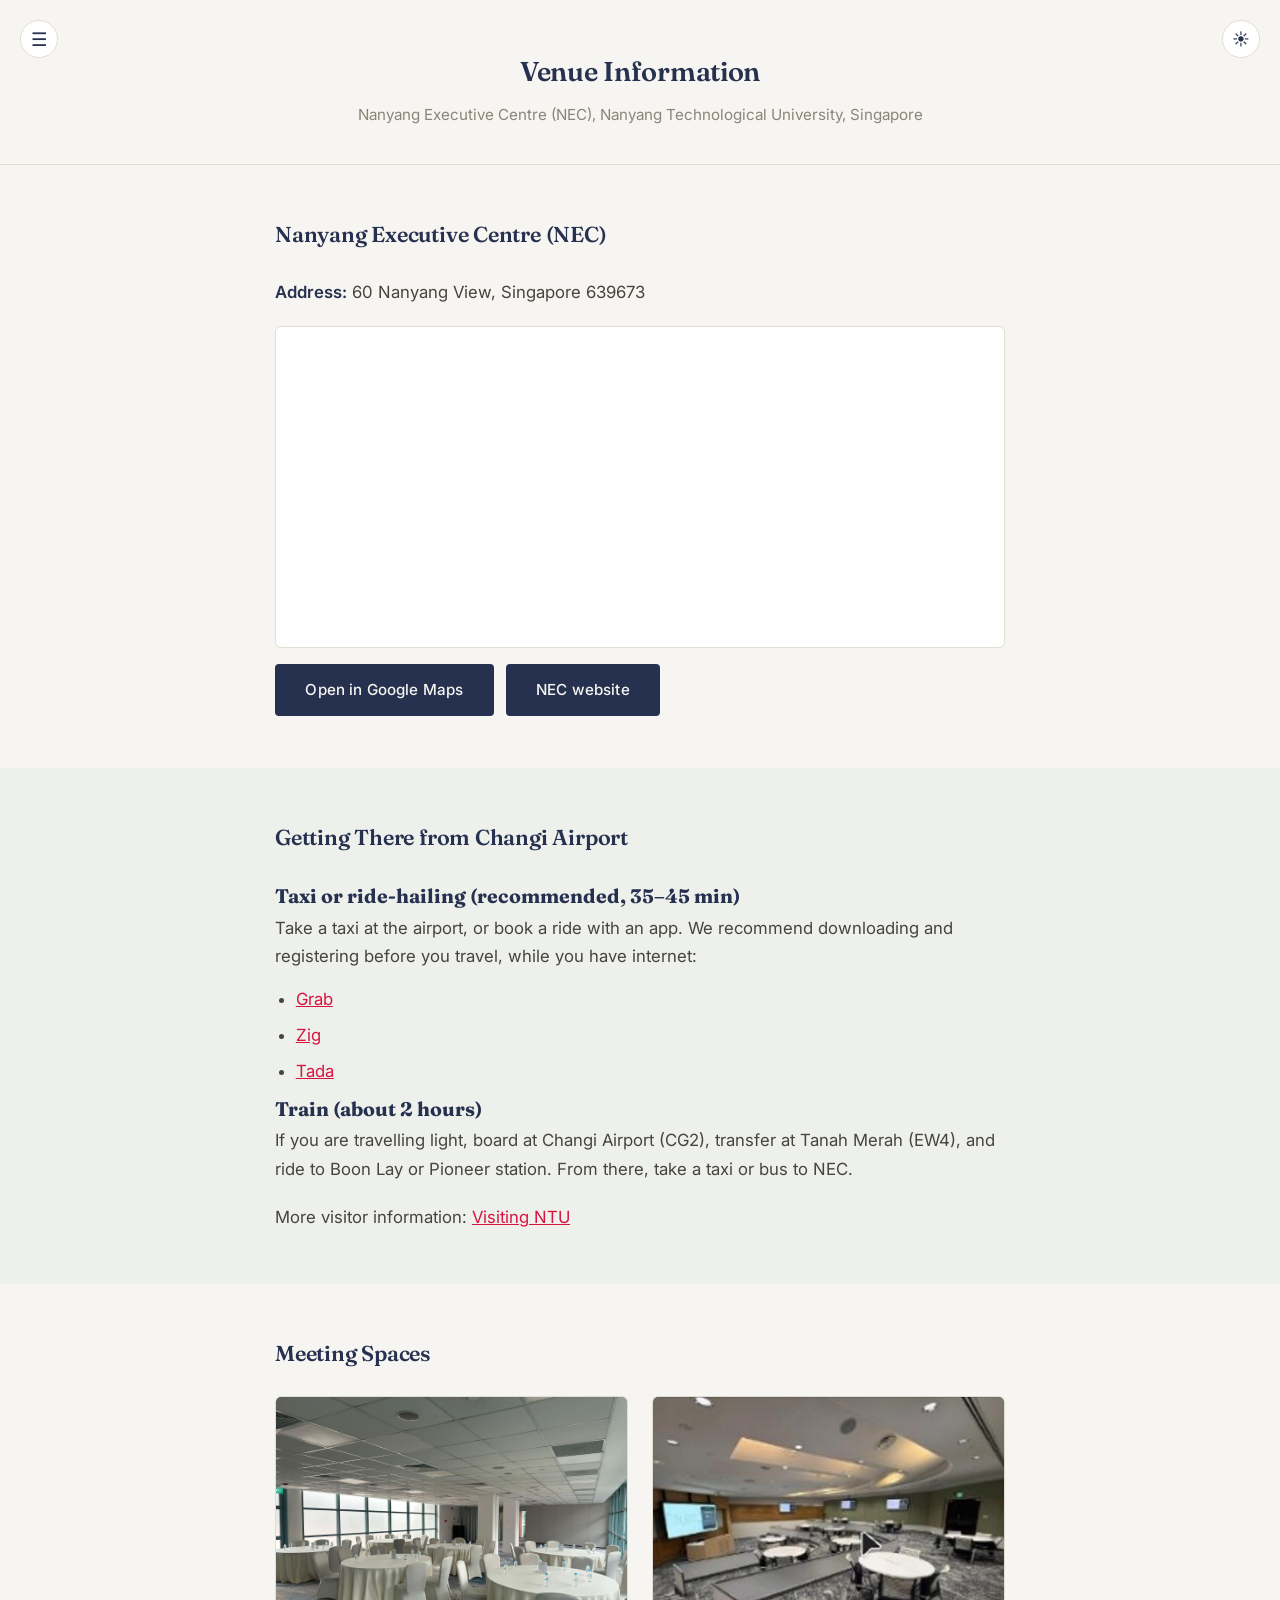
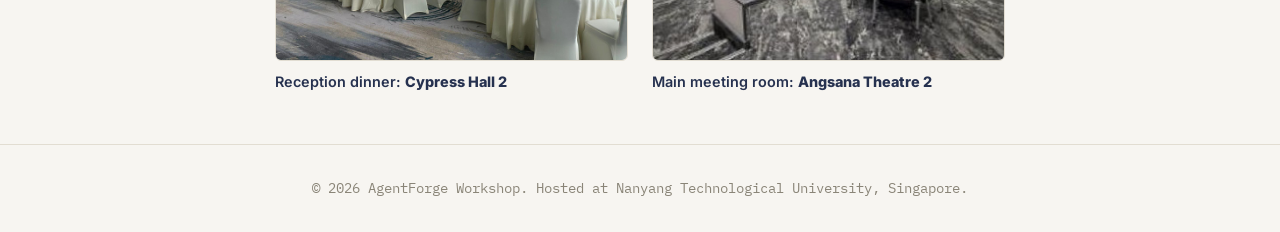
<file: venue.html>
<!DOCTYPE html>
<html lang="en">
<head>
  <meta charset="UTF-8">
  <meta name="viewport" content="width=device-width, initial-scale=1.0">
  <title>Venue — AgentForge Workshop at NTU</title>
  <link rel="preconnect" href="https://fonts.googleapis.com">
  <link rel="preconnect" href="https://fonts.gstatic.com" crossorigin>
  <link href="https://fonts.googleapis.com/css2?family=Fraunces:opsz,wght@9..144,500;9..144,600&family=Inter:wght@400;500;600;800&family=IBM+Plex+Mono:wght@500&display=swap" rel="stylesheet">
  <style>
:root {
      --bg: #f7f5f1;
      --bg-panel: #ffffff;
      --bg-panel-alt: #eef0ec;
      --ink: #26314f;
      --text: #47443e;
      --text-light: #8a8578;
      --accent: #D71440;
      --accent-warm: #F1B82D;
      --border: #e2ddd2;
      --ev-keynote: #e3eedd;
      --ev-tutorial: #dfe9f3;
      --ev-hack: #f8e8d3;
      --max-width: 730px;
      --font-display: 'Fraunces', Georgia, serif;
      --font-body: 'Inter', 'Segoe UI', system-ui, -apple-system, sans-serif;
      --font-mono: 'IBM Plex Mono', ui-monospace, 'SFMono-Regular', monospace;
    }

    [data-theme="dark"] {
      --bg: #1b1e26;
      --bg-panel: #21252f;
      --bg-panel-alt: #262a35;
      --ink: #dbe1f0;
      --text: #c7c3ba;
      --text-light: #8b8779;
      --accent: #cf4b12;
      --accent-warm: #d99257;
      --border: #333748;
      --ev-keynote: #26382f;
      --ev-tutorial: #25344a;
      --ev-hack: #403329;
    }

    * { margin: 0; padding: 0; box-sizing: border-box; }

    body {
      font-family: var(--font-body);
      font-size: 1.05rem;
      color: var(--text);
      line-height: 1.7;
      background: var(--bg);
      transition: background 0.2s, color 0.2s;
    }

    .container {
      max-width: var(--max-width);
      margin: 0 auto;
    }

    h1, h2, h3 {
      font-family: var(--font-display);
      color: var(--ink);
    }

    /* ── Sections ── */
    section {
      padding: 3.25rem 1.5rem;
      background: var(--bg);
    }
    section:nth-child(even) {
      background: var(--bg-panel-alt);
    }

    h2 {
      font-size: 1.55rem;
      font-weight: 600;
      margin-bottom: 1.5rem;
      letter-spacing: -0.01em;
    }
    p + p, p + ul, ul + p { margin-top: 0.9rem; }
    ul { padding-left: 1.3rem; }
    li { margin-bottom: 0.45rem; }
    strong { color: var(--ink); font-weight: 600; }

    /* ── CTA Button ── */
    .cta {
      display: inline-block;
      margin-top: 1.75rem;
      padding: 0.8rem 1.9rem;
      background: var(--ink);
      color: var(--bg);
      text-decoration: none;
      border-radius: 4px;
      font-weight: 500;
      font-size: 0.95rem;
      letter-spacing: 0.01em;
      transition: background 0.2s, transform 0.2s;
    }
    .cta:hover {
      background: var(--accent);
      transform: translateY(-1px);
    }

    /* ── Dark Mode Toggle ── */
    #theme-toggle {
      position: fixed;
      top: 1.25rem;
      right: 1.25rem;
      z-index: 100;
      background: var(--bg-panel);
      color: var(--ink);
      border: 1px solid var(--border);
      border-radius: 999px;
      width: 2.4rem;
      height: 2.4rem;
      display: flex;
      align-items: center;
      justify-content: center;
      font-size: 1.05rem;
      cursor: pointer;
      font-family: inherit;
      transition: background 0.2s, color 0.2s, border-color 0.2s;
    }
    #theme-toggle:hover {
      border-color: var(--accent);
    }
    #theme-toggle:focus-visible,
    a:focus-visible,
    .cta:focus-visible {
      outline: 2px solid var(--accent);
      outline-offset: 2px;
    }

    /* ── Footer ── */
    footer {
      text-align: center;
      padding: 2rem 1.5rem;
      font-size: 0.85rem;
      font-family: var(--font-mono);
      color: var(--text-light);
      border-top: 1px solid var(--border);
      background: var(--bg);
    }

    
    /* ── Nav menu ── */
    html { scroll-behavior: smooth; }
    #menu-toggle {
      position: fixed; top: 1.25rem; left: 1.25rem; z-index: 100;
      background: var(--bg-panel); color: var(--ink);
      border: 1px solid var(--border); border-radius: 999px;
      width: 2.4rem; height: 2.4rem; display: flex; align-items: center; justify-content: center;
      font-size: 1.15rem; line-height: 1; cursor: pointer; font-family: inherit;
      transition: background 0.2s, color 0.2s, border-color 0.2s;
    }
    #menu-toggle:hover, #menu-toggle[aria-expanded="true"] { border-color: var(--accent); }
    #menu-toggle:focus-visible { outline: 2px solid var(--accent); outline-offset: 2px; }
    #site-menu {
      position: fixed; top: 4rem; left: 1.25rem; z-index: 100; min-width: 11rem;
      background: var(--bg-panel); border: 1px solid var(--border); border-radius: 8px;
      padding: 0.4rem; box-shadow: 0 6px 20px rgba(0,0,0,0.12);
    }
    #site-menu[hidden] { display: none; }
    #site-menu a {
      display: block; padding: 0.45rem 0.8rem; border-radius: 5px;
      color: var(--ink); text-decoration: none; font-size: 0.95rem; line-height: 1.4;
    }
    #site-menu a:hover, #site-menu a:focus-visible { background: var(--bg-panel-alt); color: var(--accent); outline: none; }
    @media (prefers-reduced-motion: reduce) { html { scroll-behavior: auto; } }

    /* ── Venue page ── */
    .venue-head {
      text-align: center;
      padding: 3rem 1.5rem 2.25rem;
      border-bottom: 1px solid var(--border);
      background: var(--bg);
    }
    .venue-head h1 { font-size: 1.7rem; font-weight: 600; letter-spacing: -0.01em; margin-bottom: 0.5rem; }
    .venue-head p { color: var(--text-light); font-size: 0.95rem; }
    a { color: var(--accent); }
    section h2 { font-size: 1.35rem; }
    .rooms { display: grid; grid-template-columns: 1fr 1fr; gap: 1.5rem; margin-top: 1.25rem; }
    .room img, .room .ph {
      width: 100%; aspect-ratio: 4 / 3; object-fit: cover; display: block;
      border-radius: 6px; border: 1px solid var(--border); background: var(--bg-panel);
    }
    .room .ph { display: none; align-items: center; justify-content: center; color: var(--text-light); font-size: 0.85rem; text-align: center; padding: 1rem; }
    .room figcaption { margin-top: 0.6rem; font-size: 0.9rem; line-height: 1.5; color: var(--text-light); }
    .room figcaption strong { display: block; color: var(--ink); }
    .room figcaption .room-name { font-weight: 800; }
    .map-wrap { margin-top: 1.25rem; border: 1px solid var(--border); border-radius: 6px; overflow: hidden; background: var(--bg-panel); }
    .map-wrap iframe { display: block; width: 100%; height: 320px; border: 0; }
    .btn-row { display: flex; flex-wrap: wrap; gap: 0.75rem; margin-top: 1rem; }
    .btn-row .cta { margin-top: 0; }
    .facts { list-style: none; padding: 0; }
    .facts li { margin-bottom: 0.35rem; }
    @media (max-width: 640px) {
      .rooms { grid-template-columns: 1fr; }
      .map-wrap iframe { height: 260px; }
    }
    @media (prefers-reduced-motion: reduce) { * { transition: none !important; } }
  </style>
</head>
<body>

  <button id="menu-toggle" aria-label="Open menu" aria-expanded="false" aria-controls="site-menu">☰</button>
  <nav id="site-menu" aria-label="Site sections" hidden>
    <a href="index.html">Home</a>
    <a href="index.html#about">About</a>
    <a href="index.html#speakers">Speakers</a>
    <a href="index.html#schedule">Schedule</a>
    <a href="index.html#team">Team</a>
    <a href="index.html#sponsors">Sponsors</a>
    <a href="venue.html">Venue</a>
  </nav>

  <button id="theme-toggle" aria-label="Toggle dark mode">☀</button>

  <header class="venue-head">
    <h1>Venue Information</h1>
    <p>Nanyang Executive Centre (NEC), Nanyang Technological University, Singapore</p>
  </header>

  <section id="where">
    <div class="container">
      <h2>Nanyang Executive Centre (NEC)</h2>
      <ul class="facts">
        <li><strong>Address:</strong> 60 Nanyang View, Singapore 639673</li>
      </ul>
      <div class="map-wrap">
        <iframe title="Map of Nanyang Executive Centre" loading="lazy" referrerpolicy="no-referrer-when-downgrade" allowfullscreen
          src="https://www.google.com/maps?q=Nanyang+Executive+Centre,+60+Nanyang+View,+Singapore+639673&amp;output=embed"></iframe>
      </div>
      <div class="btn-row">
        <a class="cta" href="https://maps.app.goo.gl/i3duLup5Asrdcw2KA" target="_blank" rel="noopener">Open in Google Maps</a>
        <a class="cta" href="https://www.ntu.edu.sg/life-at-ntu/accommodation/nanyang-executive-centre" target="_blank" rel="noopener">NEC website</a>
      </div>
    </div>
  </section>

  <section id="getting-there">
    <div class="container">
      <h2>Getting There from Changi Airport</h2>
      <h3 class="subhead">Taxi or ride-hailing (recommended, 35–45 min)</h3>
      <p>Take a taxi at the airport, or book a ride with an app. We recommend downloading and registering before you travel, while you have internet:</p>
      <ul>
        <li><a href="https://www.grab.com/sg/" target="_blank" rel="noopener">Grab</a></li>
        <li><a href="https://zig.live/" target="_blank" rel="noopener">Zig</a></li>
        <li><a href="https://tada.global/" target="_blank" rel="noopener">Tada</a></li>
      </ul>
      <h3 class="subhead">Train (about 2 hours)</h3>
      <p>If you are travelling light, board at Changi Airport (CG2), transfer at Tanah Merah (EW4), and ride to Boon Lay or Pioneer station. From there, take a taxi or bus to NEC.</p>
      <p style="margin-top:1.25rem">More visitor information: <a href="https://www.ntu.edu.sg/about-us/visiting-ntu" target="_blank" rel="noopener">Visiting NTU</a></p>
    </div>
  </section>

  <section id="rooms">
    <div class="container">
      <h2>Meeting Spaces</h2>
      <div class="rooms">
        <figure class="room">
          <img src="assets/venue/Cypress.jpeg" alt="Cypress Hall 2 at NEC" loading="lazy" onerror="this.style.display='none';this.nextElementSibling.style.display='flex'">
          <div class="ph">Photo coming soon</div>
          <figcaption><strong>Reception dinner: <span class="room-name">Cypress Hall 2</span></strong></figcaption>
        </figure>
        <figure class="room">
          <img src="assets/venue/Angsana.jpeg" alt="Angsana Theatre 2 at NEC" loading="lazy" onerror="this.style.display='none';this.nextElementSibling.style.display='flex'">
          <div class="ph">Photo coming soon</div>
          <figcaption><strong>Main meeting room: <span class="room-name">Angsana Theatre 2</span></strong></figcaption>
        </figure>
      </div>
    </div>
  </section>

  <footer>
    <p>&copy; 2026 AgentForge Workshop. Hosted at Nanyang Technological University, Singapore.</p>
  </footer>

  <script>
    const toggle = document.getElementById('theme-toggle');
    if (localStorage.getItem('theme') === 'dark') {
      document.body.setAttribute('data-theme', 'dark');
      toggle.textContent = '☾';
    }
    toggle.addEventListener('click', () => {
      if (document.body.getAttribute('data-theme') === 'dark') {
        document.body.removeAttribute('data-theme');
        toggle.textContent = '☀';
        localStorage.setItem('theme', 'light');
      } else {
        document.body.setAttribute('data-theme', 'dark');
        toggle.textContent = '☾';
        localStorage.setItem('theme', 'dark');
      }
    });
    const menuBtn = document.getElementById('menu-toggle');
    const menu = document.getElementById('site-menu');
    function setMenu(open) {
      menu.hidden = !open;
      menuBtn.setAttribute('aria-expanded', String(open));
      menuBtn.textContent = open ? '✕' : '☰';
    }
    menuBtn.addEventListener('click', () => setMenu(menu.hidden));
    menu.addEventListener('click', e => { if (e.target.tagName === 'A') setMenu(false); });
    document.addEventListener('click', e => { if (!menu.hidden && !menu.contains(e.target) && e.target !== menuBtn) setMenu(false); });
    document.addEventListener('keydown', e => { if (e.key === 'Escape' && !menu.hidden) { setMenu(false); menuBtn.focus(); } });
  </script>

</body>
</html>
</file>
